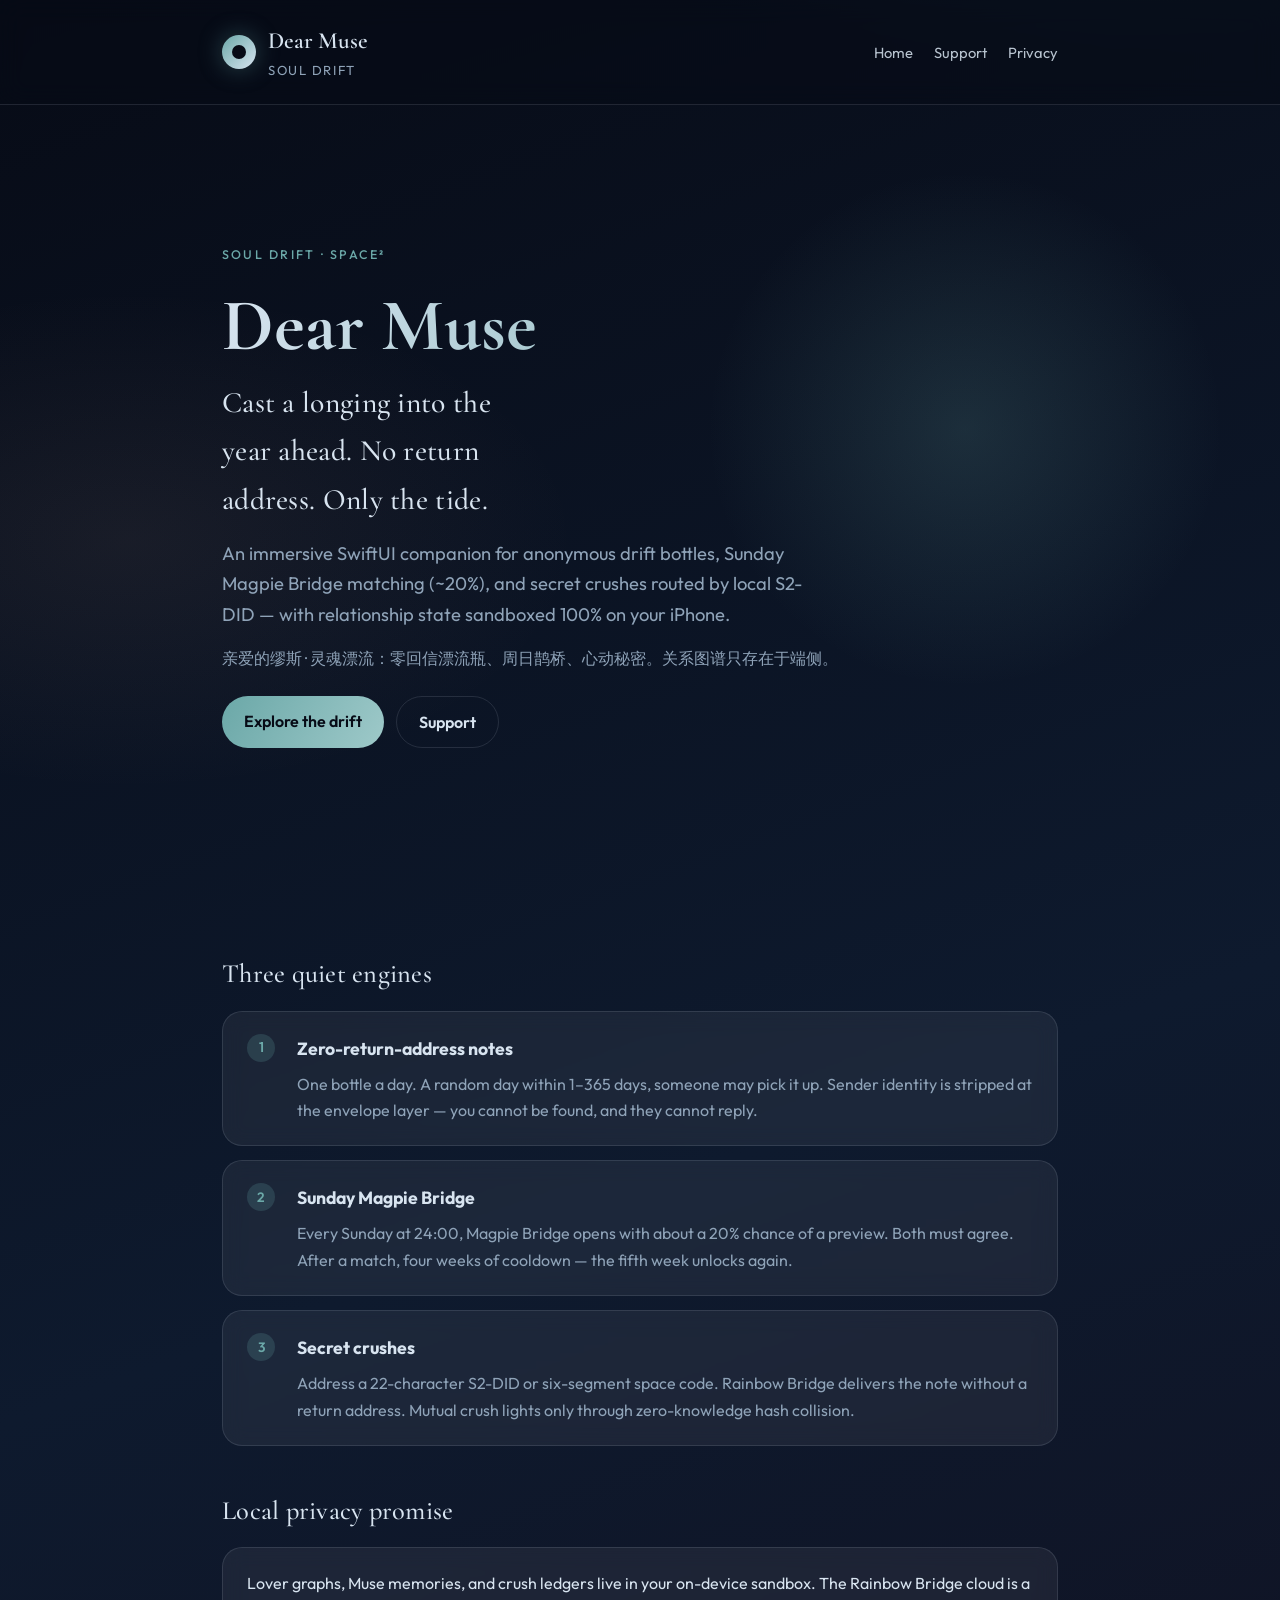
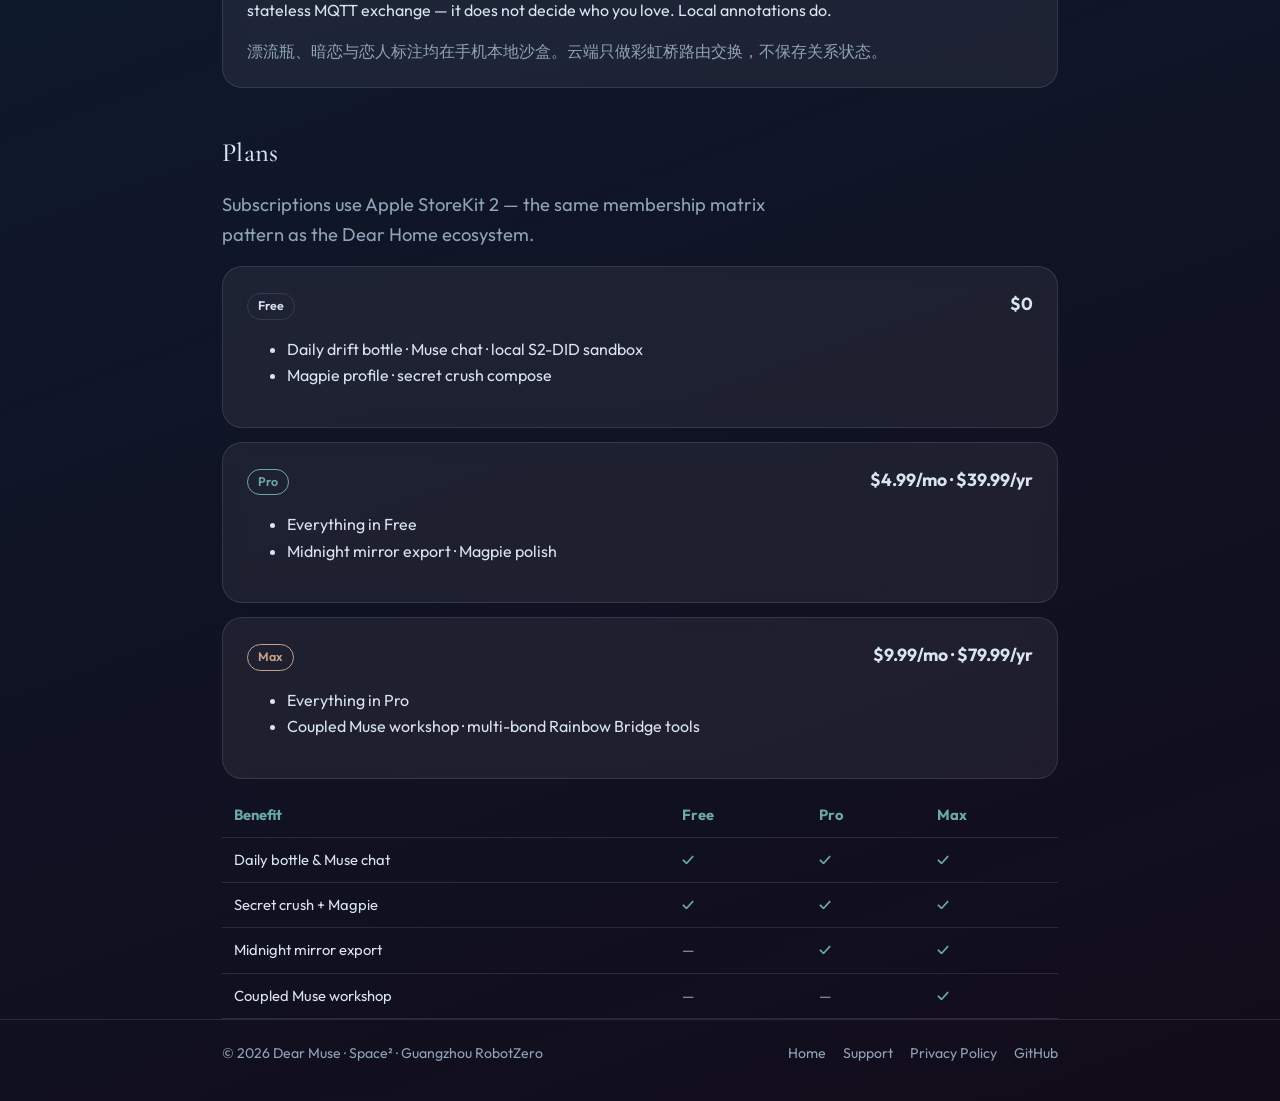
<file: index.html>
<!doctype html>
<html lang="en">
<head>
  <meta charset="utf-8" />
  <meta name="viewport" content="width=device-width, initial-scale=1" />
  <title>Dear Muse: Soul Drift — Zero-return bottles, Sunday Magpie Bridge, secret crushes</title>
  <meta name="description" content="Dear Muse: Soul Drift is a poetic on-device romance companion. Cast anonymous drift bottles, send zero-return crush notes via S2-DID, and meet on Sunday Magpie Bridge — with local privacy sandboxing." />
  <link rel="stylesheet" href="/style.css" />
</head>
<body>
  <header class="site-head">
    <div class="wrap inner">
      <div class="brand">
        <span class="mark" aria-hidden="true"></span>
        <div>
          <div class="name">Dear Muse</div>
          <div class="sub">Soul Drift</div>
        </div>
      </div>
      <nav>
        <a href="/">Home</a>
        <a href="/support">Support</a>
        <a href="/privacy">Privacy</a>
      </nav>
    </div>
  </header>

  <main class="wrap">
    <section class="hero">
      <div class="tag">Soul Drift · Space²</div>
      <h1 class="brand-hero">Dear Muse</h1>
      <p class="headline serif">Cast a longing into the year ahead. No return address. Only the tide.</p>
      <p class="lede">An immersive SwiftUI companion for anonymous drift bottles, Sunday Magpie Bridge matching (~20%), and secret crushes routed by local S2-DID — with relationship state sandboxed 100% on your iPhone.</p>
      <p class="zh">亲爱的缪斯 · 灵魂漂流：零回信漂流瓶、周日鹊桥、心动秘密。关系图谱只存在于端侧。</p>
      <div class="cta-row">
        <a class="btn" href="#features">Explore the drift</a>
        <a class="btn ghost" href="/support">Support</a>
      </div>
    </section>

    <section id="features">
      <h2 class="serif">Three quiet engines</h2>
      <div class="panel feature">
        <span class="num">1</span>
        <div>
          <h3>Zero-return-address notes</h3>
          <p>One bottle a day. A random day within 1–365 days, someone may pick it up. Sender identity is stripped at the envelope layer — you cannot be found, and they cannot reply.</p>
        </div>
      </div>
      <div class="panel feature">
        <span class="num">2</span>
        <div>
          <h3>Sunday Magpie Bridge</h3>
          <p>Every Sunday at 24:00, Magpie Bridge opens with about a 20% chance of a preview. Both must agree. After a match, four weeks of cooldown — the fifth week unlocks again.</p>
        </div>
      </div>
      <div class="panel feature">
        <span class="num">3</span>
        <div>
          <h3>Secret crushes</h3>
          <p>Address a 22-character S2-DID or six-segment space code. Rainbow Bridge delivers the note without a return address. Mutual crush lights only through zero-knowledge hash collision.</p>
        </div>
      </div>
    </section>

    <section id="privacy-promise">
      <h2 class="serif">Local privacy promise</h2>
      <div class="panel">
        <p>Lover graphs, Muse memories, and crush ledgers live in your on-device sandbox. The Rainbow Bridge cloud is a stateless MQTT exchange — it does not decide who you love. Local annotations do.</p>
        <p class="zh" style="margin:0">漂流瓶、暗恋与恋人标注均在手机本地沙盒。云端只做彩虹桥路由交换，不保存关系状态。</p>
      </div>
    </section>

    <section id="pricing">
      <h2 class="serif">Plans</h2>
      <p class="lede">Subscriptions use Apple StoreKit 2 — the same membership matrix pattern as the Dear Home ecosystem.</p>

      <div class="panel">
        <h3><span class="pill">Free</span> <span style="float:right">$0</span></h3>
        <ul>
          <li>Daily drift bottle · Muse chat · local S2-DID sandbox</li>
          <li>Magpie profile · secret crush compose</li>
        </ul>
      </div>
      <div class="panel">
        <h3><span class="pill pro">Pro</span> <span style="float:right">$4.99/mo · $39.99/yr</span></h3>
        <ul>
          <li>Everything in Free</li>
          <li>Midnight mirror export · Magpie polish</li>
        </ul>
      </div>
      <div class="panel">
        <h3><span class="pill max">Max</span> <span style="float:right">$9.99/mo · $79.99/yr</span></h3>
        <ul>
          <li>Everything in Pro</li>
          <li>Coupled Muse workshop · multi-bond Rainbow Bridge tools</li>
        </ul>
      </div>

      <table>
        <thead>
          <tr><th>Benefit</th><th>Free</th><th>Pro</th><th>Max</th></tr>
        </thead>
        <tbody>
          <tr><td>Daily bottle &amp; Muse chat</td><td class="yes">✓</td><td class="yes">✓</td><td class="yes">✓</td></tr>
          <tr><td>Secret crush + Magpie</td><td class="yes">✓</td><td class="yes">✓</td><td class="yes">✓</td></tr>
          <tr><td>Midnight mirror export</td><td class="no">—</td><td class="yes">✓</td><td class="yes">✓</td></tr>
          <tr><td>Coupled Muse workshop</td><td class="no">—</td><td class="no">—</td><td class="yes">✓</td></tr>
        </tbody>
      </table>
    </section>
  </main>

  <footer class="footer">
    <div class="wrap inner">
      <span>© 2026 Dear Muse · Space² · Guangzhou RobotZero</span>
      <span>
        <a href="/">Home</a>
        <a href="/support">Support</a>
        <a href="/privacy">Privacy Policy</a>
        <a href="https://github.com/SpaceSQ/DearMuse">GitHub</a>
      </span>
    </div>
  </footer>
</body>
</html>
</file>
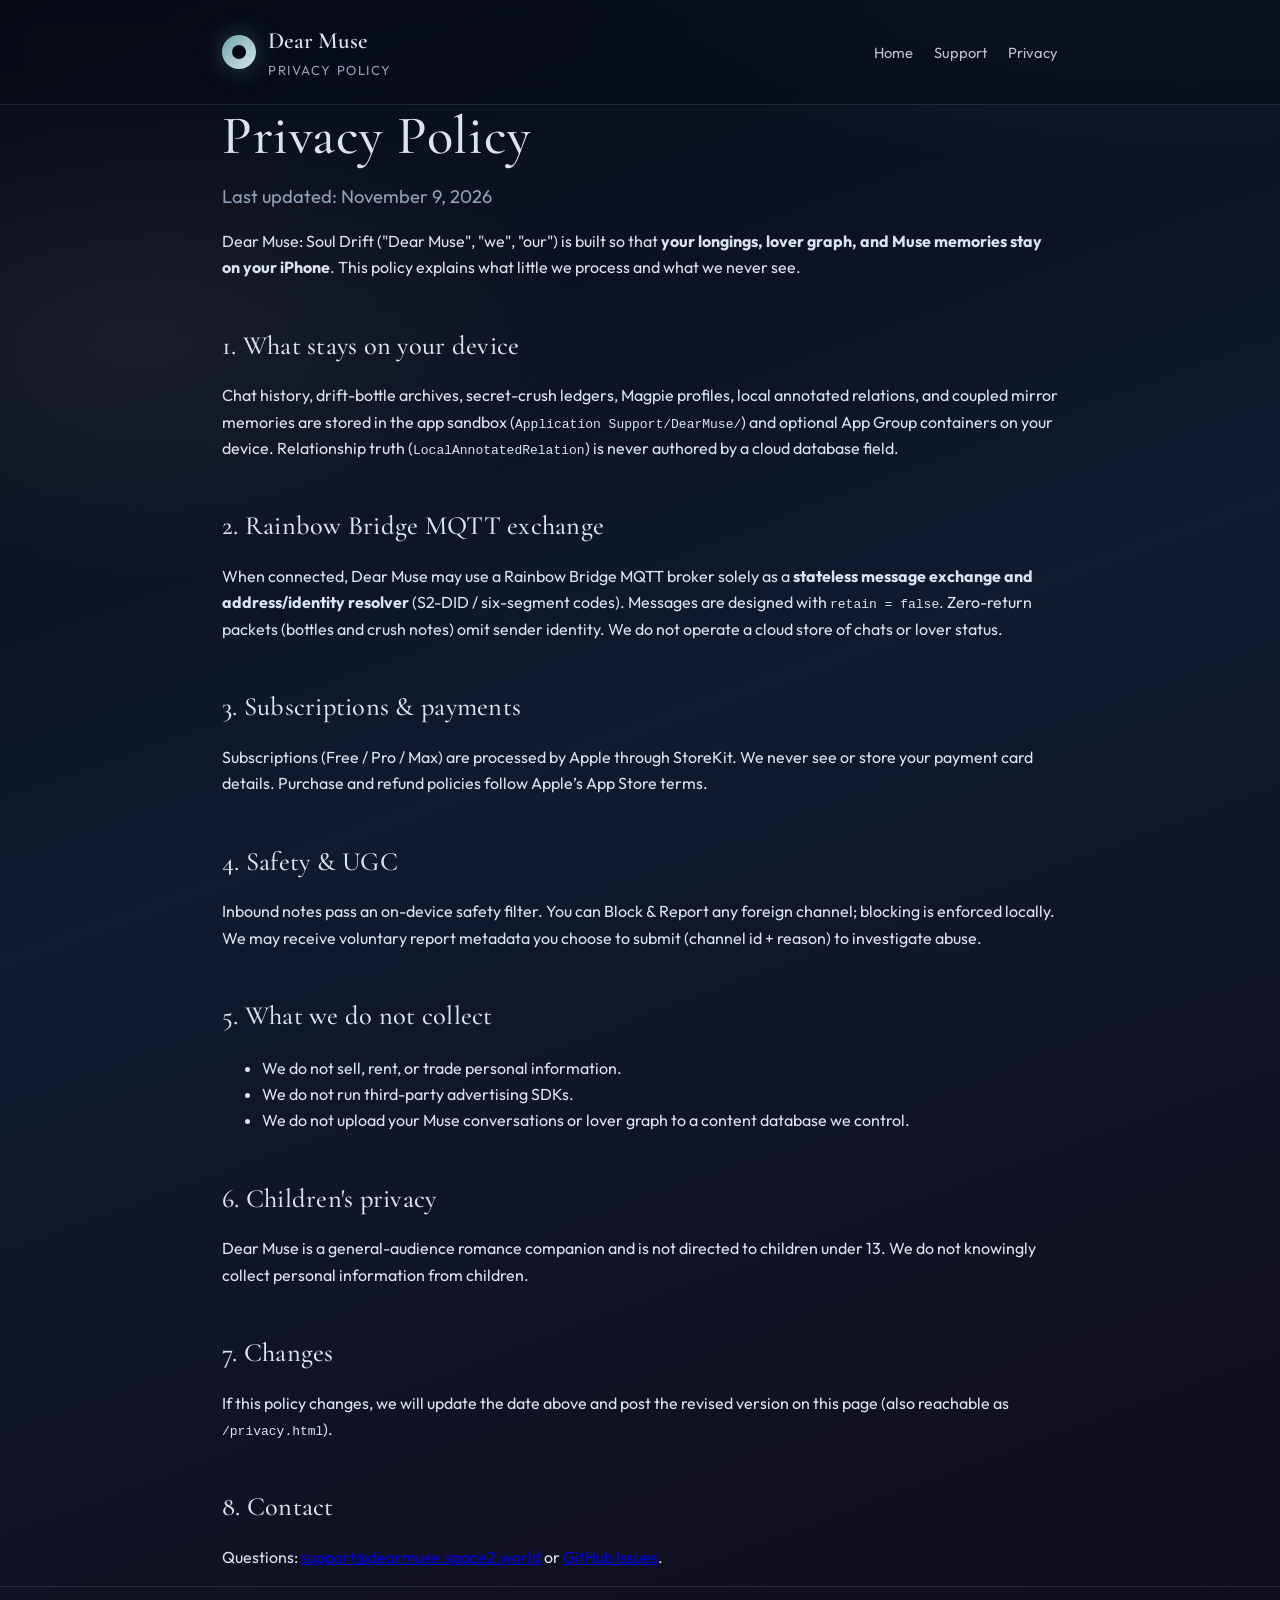
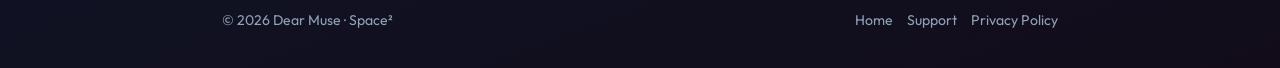
<file: privacy.html>
<!doctype html>
<html lang="en">
<head>
  <meta charset="utf-8" />
  <meta name="viewport" content="width=device-width, initial-scale=1" />
  <title>Privacy Policy — Dear Muse: Soul Drift</title>
  <meta name="description" content="Privacy policy for Dear Muse: Soul Drift." />
  <link rel="stylesheet" href="/style.css" />
</head>
<body>
  <header class="site-head">
    <div class="wrap inner">
      <div class="brand">
        <span class="mark" aria-hidden="true"></span>
        <div>
          <div class="name">Dear Muse</div>
          <div class="sub">Privacy Policy</div>
        </div>
      </div>
      <nav>
        <a href="/">Home</a>
        <a href="/support">Support</a>
        <a href="/privacy">Privacy</a>
      </nav>
    </div>
  </header>

  <main class="wrap">
    <h1 class="serif">Privacy Policy</h1>
    <p class="lede">Last updated: November 9, 2026</p>

    <p>Dear Muse: Soul Drift ("Dear Muse", "we", "our") is built so that <strong>your longings, lover graph, and Muse memories stay on your iPhone</strong>. This policy explains what little we process and what we never see.</p>

    <h2 class="serif">1. What stays on your device</h2>
    <p>Chat history, drift-bottle archives, secret-crush ledgers, Magpie profiles, local annotated relations, and coupled mirror memories are stored in the app sandbox (<code>Application Support/DearMuse/</code>) and optional App Group containers on your device. Relationship truth (<code>LocalAnnotatedRelation</code>) is never authored by a cloud database field.</p>

    <h2 class="serif">2. Rainbow Bridge MQTT exchange</h2>
    <p>When connected, Dear Muse may use a Rainbow Bridge MQTT broker solely as a <strong>stateless message exchange and address/identity resolver</strong> (S2-DID / six-segment codes). Messages are designed with <code>retain = false</code>. Zero-return packets (bottles and crush notes) omit sender identity. We do not operate a cloud store of chats or lover status.</p>

    <h2 class="serif">3. Subscriptions &amp; payments</h2>
    <p>Subscriptions (Free / Pro / Max) are processed by Apple through StoreKit. We never see or store your payment card details. Purchase and refund policies follow Apple’s App Store terms.</p>

    <h2 class="serif">4. Safety &amp; UGC</h2>
    <p>Inbound notes pass an on-device safety filter. You can Block &amp; Report any foreign channel; blocking is enforced locally. We may receive voluntary report metadata you choose to submit (channel id + reason) to investigate abuse.</p>

    <h2 class="serif">5. What we do not collect</h2>
    <ul>
      <li>We do not sell, rent, or trade personal information.</li>
      <li>We do not run third-party advertising SDKs.</li>
      <li>We do not upload your Muse conversations or lover graph to a content database we control.</li>
    </ul>

    <h2 class="serif">6. Children's privacy</h2>
    <p>Dear Muse is a general-audience romance companion and is not directed to children under 13. We do not knowingly collect personal information from children.</p>

    <h2 class="serif">7. Changes</h2>
    <p>If this policy changes, we will update the date above and post the revised version on this page (also reachable as <code>/privacy.html</code>).</p>

    <h2 class="serif">8. Contact</h2>
    <p>Questions: <a href="mailto:support@dearmuse.space2.world">support@dearmuse.space2.world</a> or <a href="https://github.com/SpaceSQ/DearMuse/issues">GitHub Issues</a>.</p>
  </main>

  <footer class="footer">
    <div class="wrap inner">
      <span>© 2026 Dear Muse · Space²</span>
      <span><a href="/">Home</a><a href="/support">Support</a><a href="/privacy">Privacy Policy</a></span>
    </div>
  </footer>
</body>
</html>
</file>
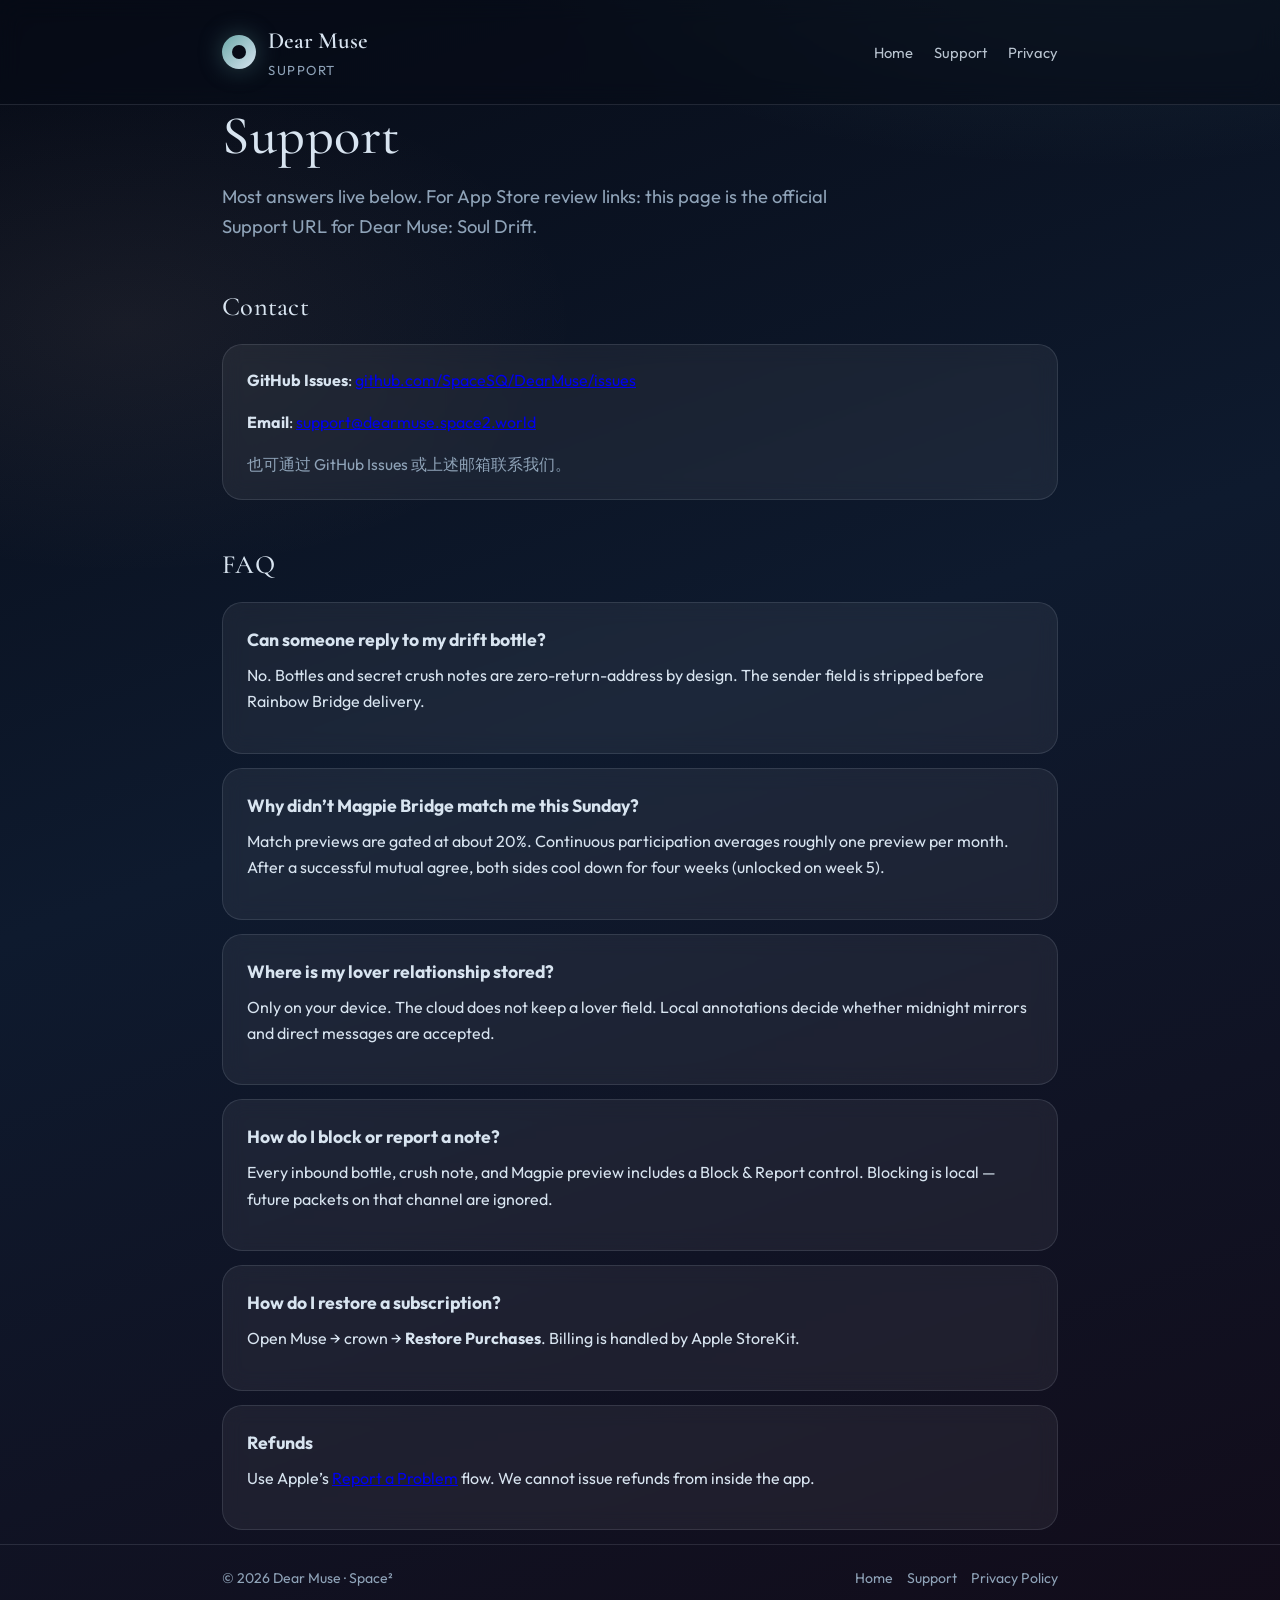
<file: support.html>
<!doctype html>
<html lang="en">
<head>
  <meta charset="utf-8" />
  <meta name="viewport" content="width=device-width, initial-scale=1" />
  <title>Support — Dear Muse: Soul Drift</title>
  <meta name="description" content="Support and FAQ for Dear Muse: Soul Drift." />
  <link rel="stylesheet" href="/style.css" />
</head>
<body>
  <header class="site-head">
    <div class="wrap inner">
      <div class="brand">
        <span class="mark" aria-hidden="true"></span>
        <div>
          <div class="name">Dear Muse</div>
          <div class="sub">Support</div>
        </div>
      </div>
      <nav>
        <a href="/">Home</a>
        <a href="/support">Support</a>
        <a href="/privacy">Privacy</a>
      </nav>
    </div>
  </header>

  <main class="wrap">
    <h1 class="serif">Support</h1>
    <p class="lede">Most answers live below. For App Store review links: this page is the official Support URL for Dear Muse: Soul Drift.</p>

    <h2 class="serif">Contact</h2>
    <div class="panel">
      <p><strong>GitHub Issues</strong>: <a href="https://github.com/SpaceSQ/DearMuse/issues">github.com/SpaceSQ/DearMuse/issues</a></p>
      <p><strong>Email</strong>: <a href="mailto:support@dearmuse.space2.world">support@dearmuse.space2.world</a></p>
      <p class="zh" style="margin:0">也可通过 GitHub Issues 或上述邮箱联系我们。</p>
    </div>

    <h2 class="serif">FAQ</h2>
    <div class="panel">
      <h3>Can someone reply to my drift bottle?</h3>
      <p>No. Bottles and secret crush notes are zero-return-address by design. The sender field is stripped before Rainbow Bridge delivery.</p>
    </div>
    <div class="panel">
      <h3>Why didn’t Magpie Bridge match me this Sunday?</h3>
      <p>Match previews are gated at about 20%. Continuous participation averages roughly one preview per month. After a successful mutual agree, both sides cool down for four weeks (unlocked on week 5).</p>
    </div>
    <div class="panel">
      <h3>Where is my lover relationship stored?</h3>
      <p>Only on your device. The cloud does not keep a lover field. Local annotations decide whether midnight mirrors and direct messages are accepted.</p>
    </div>
    <div class="panel">
      <h3>How do I block or report a note?</h3>
      <p>Every inbound bottle, crush note, and Magpie preview includes a Block &amp; Report control. Blocking is local — future packets on that channel are ignored.</p>
    </div>
    <div class="panel">
      <h3>How do I restore a subscription?</h3>
      <p>Open Muse → crown → <strong>Restore Purchases</strong>. Billing is handled by Apple StoreKit.</p>
    </div>
    <div class="panel">
      <h3>Refunds</h3>
      <p>Use Apple’s <a href="https://support.apple.com/billing">Report a Problem</a> flow. We cannot issue refunds from inside the app.</p>
    </div>
  </main>

  <footer class="footer">
    <div class="wrap inner">
      <span>© 2026 Dear Muse · Space²</span>
      <span><a href="/">Home</a><a href="/support">Support</a><a href="/privacy">Privacy Policy</a></span>
    </div>
  </footer>
</body>
</html>
</file>
<file: style.css>
@import url("https://fonts.googleapis.com/css2?family=Cormorant+Garamond:wght@400;500;600&family=Outfit:wght@300;400;500;600&display=swap");

:root {
  --abyss: #070b16;
  --deep: #0e1a2e;
  --mist: #1a2740;
  --moon: #d8e4f0;
  --secondary: #8fa3b8;
  --aurora: #6ba8a8;
  --rose: #c9a08a;
  --glass: rgba(255, 255, 255, 0.06);
  --line: rgba(216, 228, 240, 0.12);
}

* { box-sizing: border-box; }

html { scroll-behavior: smooth; }

body {
  margin: 0;
  min-height: 100vh;
  font-family: "Outfit", "PingFang SC", "Hiragino Sans GB", sans-serif;
  color: var(--moon);
  background:
    radial-gradient(1200px 600px at 85% -10%, rgba(107, 168, 168, 0.16), transparent 55%),
    radial-gradient(900px 500px at 10% 20%, rgba(201, 160, 138, 0.08), transparent 50%),
    linear-gradient(160deg, var(--abyss), var(--deep) 45%, #120c1a);
  line-height: 1.65;
  -webkit-font-smoothing: antialiased;
}

.serif {
  font-family: "Cormorant Garamond", "Songti SC", Georgia, serif;
  font-weight: 500;
  letter-spacing: 0.01em;
}

.wrap { max-width: 880px; margin: 0 auto; padding: 0 22px; }

.site-head {
  border-bottom: 1px solid var(--line);
  padding: 22px 0;
  backdrop-filter: blur(12px);
  background: rgba(7, 11, 22, 0.55);
  position: sticky;
  top: 0;
  z-index: 10;
}
.site-head .inner {
  display: flex;
  align-items: center;
  justify-content: space-between;
  flex-wrap: wrap;
  gap: 12px;
}
.brand { display: flex; align-items: center; gap: 12px; }
.brand .mark {
  width: 34px; height: 34px; border-radius: 50%;
  background: linear-gradient(135deg, var(--aurora), var(--moon));
  box-shadow: 0 0 24px rgba(107, 168, 168, 0.35);
  position: relative;
}
.brand .mark::after {
  content: "";
  position: absolute;
  inset: 10px;
  border-radius: 50%;
  background: var(--abyss);
}
.brand .name {
  font-family: "Cormorant Garamond", serif;
  font-size: 1.45rem;
  font-weight: 600;
}
.brand .sub { color: var(--secondary); font-size: 0.82rem; letter-spacing: 0.12em; text-transform: uppercase; }
nav a {
  color: var(--moon);
  text-decoration: none;
  margin-left: 18px;
  font-size: 0.92rem;
  opacity: 0.85;
}
nav a:hover { color: var(--aurora); opacity: 1; }

main { padding: 36px 0 72px; }

h1 { font-size: clamp(2.2rem, 5vw, 3.4rem); margin: 0 0 14px; line-height: 1.15; }
h2 { font-size: 1.65rem; margin: 44px 0 14px; }
h3 { font-size: 1.1rem; margin: 0 0 8px; }
p { margin: 0 0 16px; }
.lede { font-size: 1.15rem; color: var(--secondary); max-width: 38rem; }
.zh { color: var(--secondary); font-size: 0.98rem; }

.hero {
  min-height: calc(100vh - 96px);
  display: flex;
  flex-direction: column;
  justify-content: center;
  padding: 28px 0 48px;
  position: relative;
}
.hero::before {
  content: "";
  position: absolute;
  inset: 8% -20% auto auto;
  width: min(520px, 70vw);
  height: min(520px, 70vw);
  border-radius: 50%;
  background: radial-gradient(circle, rgba(107, 168, 168, 0.18), transparent 70%);
  pointer-events: none;
  animation: drift 12s ease-in-out infinite alternate;
}
@keyframes drift {
  from { transform: translate(-8px, 0) scale(1); }
  to { transform: translate(18px, 12px) scale(1.06); }
}
.hero .brand-hero {
  font-family: "Cormorant Garamond", serif;
  font-size: clamp(2.8rem, 7vw, 4.6rem);
  margin: 0 0 10px;
  background: linear-gradient(120deg, var(--moon), var(--aurora));
  -webkit-background-clip: text;
  background-clip: text;
  color: transparent;
}
.hero .tag {
  color: var(--aurora);
  font-weight: 500;
  letter-spacing: 0.18em;
  text-transform: uppercase;
  font-size: 0.78rem;
  margin-bottom: 18px;
}
.hero .headline {
  font-size: clamp(1.35rem, 3vw, 1.85rem);
  color: var(--moon);
  max-width: 22ch;
  margin: 0 0 14px;
}
.cta-row { display: flex; flex-wrap: wrap; gap: 12px; margin-top: 8px; }

.btn {
  display: inline-block;
  padding: 12px 22px;
  border-radius: 999px;
  background: linear-gradient(120deg, var(--aurora), #9ec9c9);
  color: var(--abyss);
  text-decoration: none;
  font-weight: 600;
}
.btn.ghost {
  background: transparent;
  color: var(--moon);
  border: 1px solid var(--line);
}

.panel {
  background: var(--glass);
  border: 1px solid var(--line);
  border-radius: 20px;
  padding: 22px 24px;
  margin: 14px 0;
  backdrop-filter: blur(10px);
}
.feature { display: grid; grid-template-columns: 36px 1fr; gap: 14px; align-items: start; }
.feature .num {
  width: 28px; height: 28px; border-radius: 50%;
  display: grid; place-items: center;
  background: rgba(107, 168, 168, 0.2);
  color: var(--aurora);
  font-weight: 600;
  font-size: 0.85rem;
}
.feature p { margin: 0; color: var(--secondary); }

table { width: 100%; border-collapse: collapse; font-size: 0.92rem; }
th, td { padding: 10px 12px; text-align: left; border-bottom: 1px solid var(--line); }
th { color: var(--aurora); }
td.yes { color: var(--aurora); font-weight: 600; }
td.no { color: var(--secondary); }

.pill {
  display: inline-block;
  padding: 2px 10px;
  border-radius: 999px;
  font-size: 0.78rem;
  font-weight: 600;
  border: 1px solid var(--line);
}
.pill.pro { color: var(--aurora); border-color: var(--aurora); }
.pill.max { color: var(--rose); border-color: var(--rose); }

.footer {
  border-top: 1px solid var(--line);
  padding: 22px 0 36px;
  color: var(--secondary);
  font-size: 0.88rem;
}
.footer .inner {
  display: flex;
  justify-content: space-between;
  flex-wrap: wrap;
  gap: 10px;
}
.footer a { color: var(--secondary); text-decoration: none; margin-left: 14px; }
.footer a:hover { color: var(--aurora); }

@media (max-width: 640px) {
  nav a { margin-left: 12px; font-size: 0.85rem; }
  .hero { min-height: auto; padding-top: 48px; }
}
</file>
